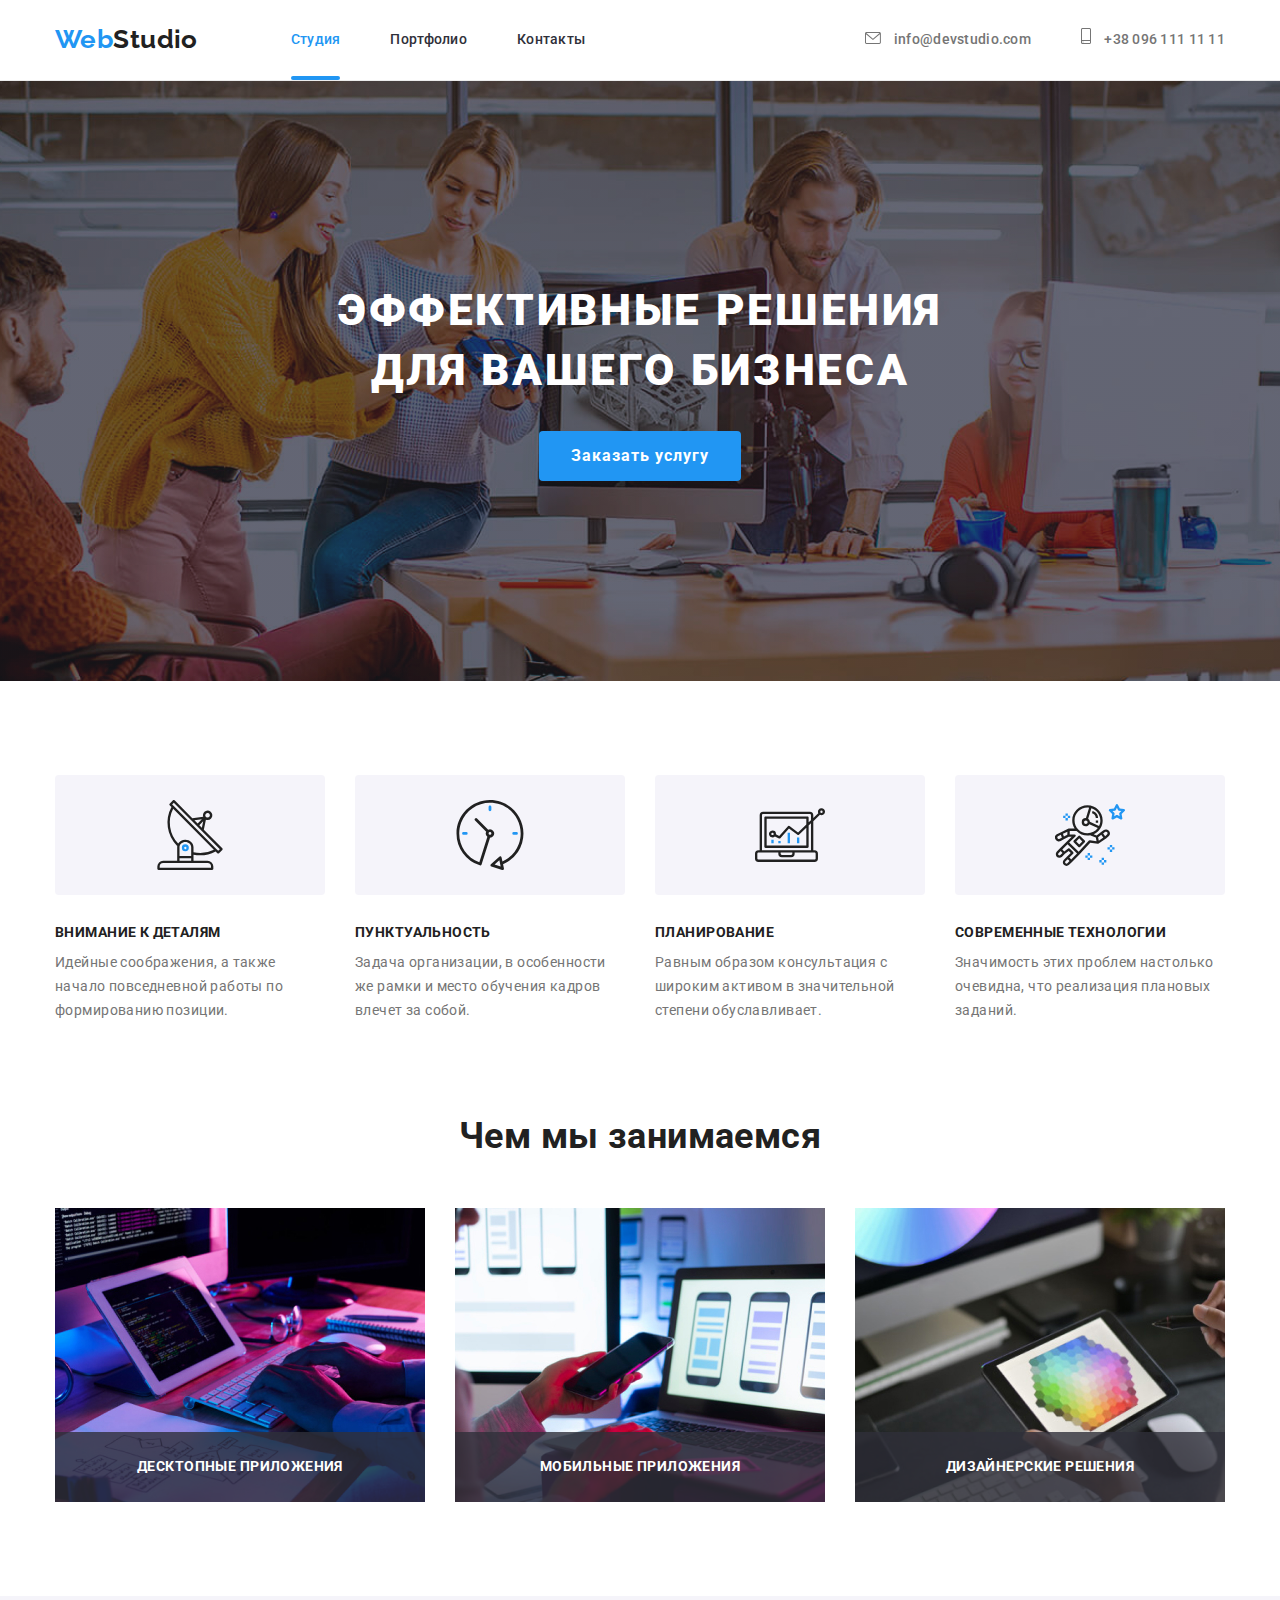
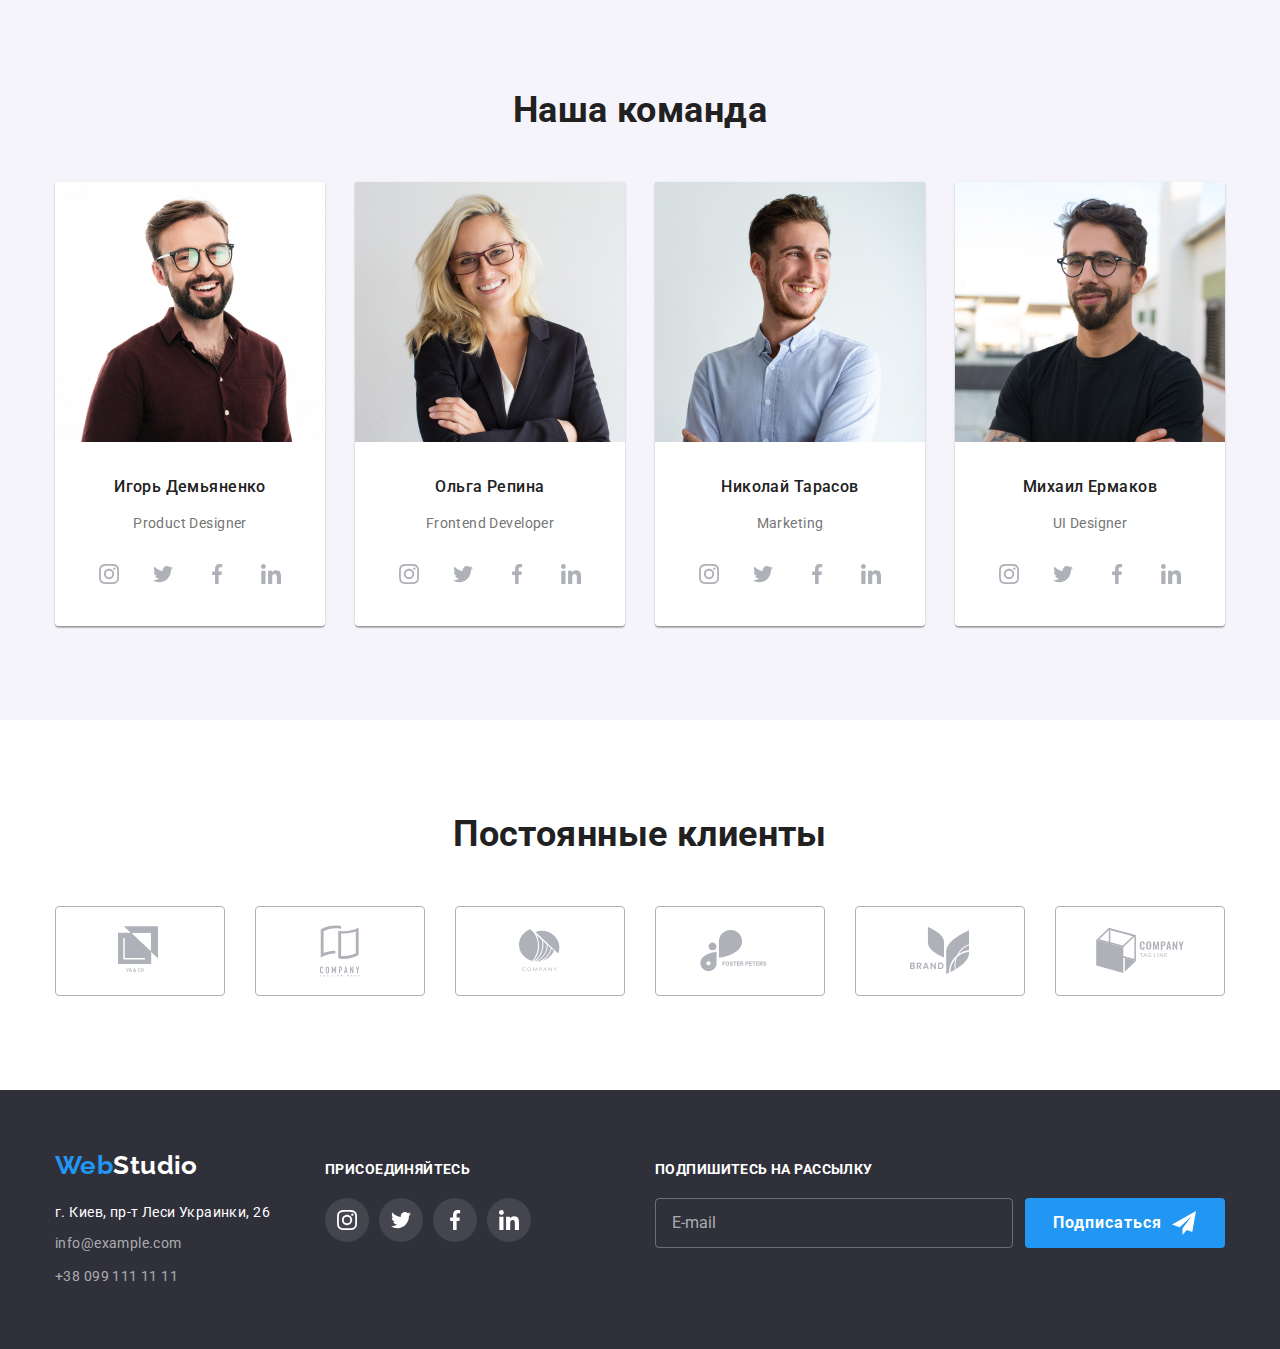
<file: index.html>
<!DOCTYPE html>
<html lang="ru">

<head>
    <meta charset="UTF-8">
    <meta http-equiv="X-UA-Compatible" content="IE=edge">
    <meta name="viewport" content="width=, initial-scale=1.0">
    <title>Document</title>
    <link rel="preconnect" href="https://fonts.gstatic.com">
    <link href="https://fonts.googleapis.com/css2?family=Raleway:wght@700&family=Roboto:wght@400;500;700;900&display=swap"
        rel="stylesheet">
        <link rel="stylesheet" href="https://cdnjs.cloudflare.com/ajax/libs/modern-normalize/1.0.0/modern-normalize.min.css">
        <link rel="stylesheet" href="./css/main.min.css">
</head>

<body>
    <!--Шапка-->
<header class="header">
    <div class="container header__container">
        <a href="./index.html" class="logo header__logo ">
            Web<span class="logo--dark">Studio</span>
        </a>
        <button class="button-menu"  type="button" data-menu-button>
            <svg  width="40" height="40" aria-label="Переключатель мобильного меню">
                <use class="icon-close-menu" href="./images/icon_hover/sprite.svg#icon-close-menu"></use>
                <use class="icon-menu" href="./images/icon_hover/sprite.svg#icon-menu"></use>
                
            </svg>
        </button>
    <!--Навигация-->
        <nav>
           <ul class="site-nav list">
           <li class="site-nav__item"><a class="site-nav__link current" href="">Студия</a></li>
           <li class="site-nav__item"><a class="site-nav__link" href="./portfolio.html">Портфолио</a></li>
           <li class="site-nav__item"><a class="site-nav__link" href="">Контакты</a></li>
         </ul>
        </nav>

    <!--Контакты-->
    <ul class="contacts-header list">
        <li class="contacts-header__item">
            <a class="contacts-header__link" href="mailto:info@devstudio.com">
                <svg class="icon" width="16" height="12">
                    <use href="./images/icon_hover/sprite.svg#icon-envelope"></use>
                </svg>
                info@devstudio.com
           </a>
        </li>
        <li class="contacts-header__item">
            <a class="contacts-header__link" href="tel:+380961111111">
                <svg class="icon" width="10" height="16">
                    <use href="./images/icon_hover/sprite.svg#icon-smartphone"></use>
                </svg>
                +38 096 111 11 11</a></li>
    </ul>
</div>

<!--мобильное меню-->
<div class="mobile-menu" data-menu>


    <ul class="mobile-nav list" >
        <li class="mobile-nav__item"><a class="mobile-nav__link current" href="">Студия</a></li>
        <li class="mobile-nav__item"><a class="mobile-nav__link" href="./portfolio.html">Портфолио</a></li>
        <li class="mobile-nav__item"><a class="mobile-nav__link" href="">Контакты</a></li>
    </ul>
    <div class="mobile-menu-container">
    <ul class="contacts-mobile list">
        <li class="contacts-mobile__item">
            <a class="contacts-mobile__link link--first" href="tel:+380961111111">
        
                +38 096 111 11 11</a> 
        </li>
        <li class="contacts-mobile__item">
            <a class="contacts-mobile__link" href="mailto:info@devstudio.com">

                info@devstudio.com
            </a>
        </li>
        
    </ul>
    <ul class="social-contacts list"> 
        <li class="social-contacts__item"><a class="social-contacts__link" href="">Instagram</a>
        </li>
        <li class="social-contacts__item"><a class="social-contacts__link" href="">Twitter</a>
        </li>
        <li class="social-contacts__item"><a class="social-contacts__link" href="">Facebook</a>
        </li>
        <li class="social-contacts__item"><a class="social-contacts__link" href="">LinkedIn</a>
        </li>
    </ul>
</div></div>
</header>




<main>
    <!--Герой-->
    <section class="hero">
        <div class="overlay">
         <h1 class="hero__title">Эффективные решения <br /> для вашего бизнеса</h1>
         <button data-modal-open type="button" class="button button--primari">Заказать услугу</button>
        </div>
    </section>
    
    <!--Преимущества-->

<section class="section features">
    <div class="container">
        <h2 class="section-title visually-hidden">Наши преимущества</h2>
        <ul class="features__list list">
        <li class="features__item icon-antenna">
            <h3 class="topic features__topic">Внимание к деталям</h3>
            <p class="features__text">Идейные соображения, а также начало повседневной работы по формированию позиции.</p>
        </li>
        <li class="features__item icon-clock">
            <h3 class="topic features__topic">Пунктуальность</h3>
            <p class="features__text">Задача организации, в особенности же рамки и место обучения кадров влечет за собой.</p>
        </li>
        <li class="features__item icon-diagram">
            <h3 class="topic features__topic">Планирование</h3>
            <p class="features__text">Равным образом консультация с широким активом в значительной степени обуславливает.</p>
        </li>
        <li class="features__item icon-astronaut">
            <h3 class="topic features__topic">Современные технологии</h3>
            <p class="features__text">Значимость этих проблем настолько очевидна, что реализация плановых заданий.</p>
        </li>
    </ul>
    </div>
</section>

    <!--Чем мы занимаемся-->

<section class="work">
    <div class="container">  
    <h2 class="section-title">Чем мы занимаемся</h2>
    <ul class="work__list list">
        <li class="work__item">
            <a class="work__link" href=""><img src="./images/box_1.jpg" alt="Разработкой сайтов" width="370" />
              <div class="work__container">
               <h3 class="topic work__topic">Десктопные приложения</h3>
              </div>
            </a>
        </li>
        <li class="work__item">
            <a class="work__link" href=""><img src="./images/box_2.jpg" alt="Создание приложений" width="370" />
            <div class="work__container">
                <h3 class="topic work__topic">Мобильные приложения</h3>
            </div>
            </a>
        </li>
        <li class="work__item">
            <a class="work__link" href=""><img src="./images/box_3.jpg" alt="Дизайн" width="370" />
            <div class="work__container">
                <h3 class="topic work__topic">Дизайнерские решения</h3>
            </div>
            </a>
        </li>
    </ul>
    </div>
</section>
   
        <!--Наша команда-->
<section class="section team">
    <div class="container">
    <h2 class="section-title">Наша команда</h2>
        <ul class="team__list list" >
        <li class="team__item">
            <picture>
                <source srcset="./images/desktop/foto1_desktop.jpg 1x, ./images/desktop/foto1@2x_desktop.jpg 2x" media="(min-width: 1200px)"/>
                <source srcset="./images/tablet/foto1_tablet.jpg 1x, ./images/tablet/foto1@2x_tablet.jpg 2x" media="(min-width: 768px)" />
                <source srcset="./images/mobile/foto1_mobile.jpg 1x, ./images/mobile/foto1@2x_mobile.jpg 2x" media="(max-width: 767px)" />
                <img src="./images/desktop/foto1_desktop.jpg" alt="Игорь Демьяненко" width="450">
            </picture>
        
            <div class="team__container">
                <h3 class="team__name">Игорь Демьяненко</h3>
                <p>Product Designer</p>
            </div>
            <div class="social-icons__conteiner">
            <ul class="social-icons__list list">
                <li class="social-icons__item">
                    <a class="social-icons__link" href="" target="_blank" rel="noopener noreferrer">
                        <svg class="icon">
                            <use href="./images/icon_hover/sprite.svg#icon-instagram" class=""></use>
                        </svg>
                    </a>
                </li>
                <li class="social-icons__item">
                    <a class="social-icons__link" href="" target="_blank" rel="noopener noreferrer">
                        <svg class="icon">
                            <use href="./images/icon_hover/sprite.svg#icon-twitter" class=""></use>
                        </svg>
                    </a>
                </li>
                <li class="social-icons__item">
                    <a class="social-icons__link" href="" target="_blank" rel="noopener noreferrer">
                        <svg class="icon">
                            <use href="./images/icon_hover/sprite.svg#icon-facebook" class=""></use>
                        </svg>
                    </a>
                </li>
                <li class="social-icons__item">
                    <a class="social-icons__link" href="" target="_blank" rel="noopener noreferrer">
                        <svg class="icon">
                            <use href="./images/icon_hover/sprite.svg#icon-linkedin" class=""></use>
                        </svg>
                    </a>
                </li>
            </ul>
            </div>
    </li>

    <li class="team__item">
        <picture>
            <source srcset="./images/desktop/foto2_desktop.jpg 1x, ./images/desktop/foto2@2x_desktop.jpg 2x"
                media="(min-width: 1200px)" />
            <source srcset="./images/tablet/foto2_tablet.jpg 1x, ./images/tablet/foto2@2x_tablet.jpg 2x"
                media="(min-width: 768px)" />
            <source srcset="./images/mobile/foto2_mobile.jpg 1x, ./images/mobile/foto2@2x_mobile.jpg 2x"
                media="(max-width: 767px)" />
            <img src="./images/desktop/foto2_desktop.jpg" alt="Ольга Репина" width="450">
        </picture>
        <div class="team__container">
        <h3 class="team__name">Ольга Репина</h3>
        <p>Frontend Developer</p>
        </div>
        <div class="social-icons__conteiner">
            <ul class="social-icons__list list">
                <li class="social-icons__item">
                    <a class="social-icons__link" href="" target="_blank" rel="noopener noreferrer">
                        <svg class="icon">
                            <use href="./images/icon_hover/sprite.svg#icon-instagram" class=""></use>
                        </svg>
                    </a>
                </li>
                <li class="social-icons__item">
                    <a class="social-icons__link" href="" target="_blank" rel="noopener noreferrer">
                        <svg class="icon">
                            <use href="./images/icon_hover/sprite.svg#icon-twitter" class=""></use>
                        </svg>
                    </a>
                </li>
                <li class="social-icons__item">
                    <a class="social-icons__link" href="" target="_blank" rel="noopener noreferrer">
                        <svg class="icon">
                            <use href="./images/icon_hover/sprite.svg#icon-facebook" class=""></use>
                        </svg>
                    </a>
                </li>
                <li class="social-icons__item">
                    <a class="social-icons__link" href="" target="_blank" rel="noopener noreferrer">
                        <svg class="icon">
                            <use href="./images/icon_hover/sprite.svg#icon-linkedin" class=""></use>
                        </svg>
                    </a>
                </li>
            </ul>
        </div>
    </li>

    <li class="team__item">
        <picture>
            <source srcset="./images/desktop/foto3_desktop.jpg 1x, ./images/desktop/foto3@2x_desktop.jpg 2x"
                media="(min-width: 1200px)" />
            <source srcset="./images/tablet/foto3_tablet.jpg 1x, ./images/tablet/foto3@2x_tablet.jpg 2x"
                media="(min-width: 768px)" />
            <source srcset="./images/mobile/foto3_mobile.jpg 1x, ./images/mobile/foto3@2x_mobile.jpg 2x"
                media="(max-width: 767px)" />
            <img src="./images/desktop/foto3_desktop.jpg" alt="Николай Тарасов" width="450">
        </picture>
        
        <div class="team__container">
            <h3 class="team__name">Николай Тарасов</h3>
            <p>Marketing</p>
        </div>
            <div class="social-icons__conteiner">
                <ul class="social-icons__list list">
                    <li class="social-icons__item">
                        <a class="social-icons__link" href="" target="_blank" rel="noopener noreferrer">
                            <svg class="icon">
                                <use href="./images/icon_hover/sprite.svg#icon-instagram" class=""></use>
                            </svg>
                        </a>
                    </li>
                    <li class="social-icons__item">
                        <a class="social-icons__link" href="" target="_blank" rel="noopener noreferrer">
                            <svg class="icon">
                                <use href="./images/icon_hover/sprite.svg#icon-twitter" class=""></use>
                            </svg>
                        </a>
                    </li>
                    <li class="social-icons__item">
                        <a class="social-icons__link" href="" target="_blank" rel="noopener noreferrer">
                            <svg class="icon">
                                <use href="./images/icon_hover/sprite.svg#icon-facebook" class=""></use>
                            </svg>
                        </a>
                    </li>
                    <li class="social-icons__item">
                        <a class="social-icons__link" href="" target="_blank" rel="noopener noreferrer">
                            <svg class="icon">
                                <use href="./images/icon_hover/sprite.svg#icon-linkedin" class=""></use>
                            </svg>
                        </a>
                    </li>
                </ul>
            </div>
    </li>
    
    <li class="team__item">
        <picture>
            <source srcset="./images/desktop/foto4_desktop.jpg 1x, ./images/desktop/foto4@2x_desktop.jpg 2x"
                media="(min-width: 1200px)" />
            <source srcset="./images/tablet/foto4_tablet.jpg 1x, ./images/tablet/foto4@2x_tablet.jpg 2x"
                media="(min-width: 768px)" />
            <source srcset="./images/mobile/foto4_mobile.jpg 1x, ./images/mobile/foto4@2x_mobile.jpg 2x"
                media="(max-width: 767px)" />
            <img src="./images/desktop/foto4_desktop.jpg" alt="Михаил Ермаков" width="450">
        </picture>
        
        <div class="team__container">
            <h3 class="team__name">Михаил Ермаков</h3>
            <p>UI Designer</p>
        </div>
            <div class="social-icons__conteiner">
                <ul class="social-icons__list list">
                    <li class="social-icons__item">
                        <a class="social-icons__link" href="" target="_blank" rel="noopener noreferrer">
                            <svg class="icon">
                                <use href="./images/icon_hover/sprite.svg#icon-instagram" class=""></use>
                            </svg>
                        </a>
                    </li>
                    <li class="social-icons__item">
                        <a class="social-icons__link" href="" target="_blank" rel="noopener noreferrer">
                            <svg class="icon">
                                <use href="./images/icon_hover/sprite.svg#icon-twitter" class=""></use>
                            </svg>
                        </a>
                    </li>
                    <li class="social-icons__item">
                        <a class="social-icons__link" href="" target="_blank" rel="noopener noreferrer">
                            <svg class="icon">
                                <use href="./images/icon_hover/sprite.svg#icon-facebook" class=""></use>
                            </svg>
                        </a>
                    </li>
                    <li class="social-icons__item">
                        <a class="social-icons__link" href="" target="_blank" rel="noopener noreferrer">
                            <svg class="icon">
                                <use href="./images/icon_hover/sprite.svg#icon-linkedin" class=""></use>
                            </svg>
                        </a>
                    </li>
                </ul>
            </div>
    </li>
    </ul>
    </div>
    </section>

    <!--Постоянные клиенты-->

<section class="section clients">
    <div class="container">
        <h2 class="section-title">Постоянные клиенты</h2>
        <ul class="clients__list list">
            <li class="clients__items">
                <a class="clients__link link" href="" target="_blank" rel="noopener noreferrer">
                <svg class="icon" width="44.27" height="49.23"> 
                    <use href="./images/icon_hover/sprite.svg#icon-logo1"></use>
                </svg>
                </a>
            </li>
            <li class="clients__items">
                <a class="clients__link link" href="" target="_blank" rel="noopener noreferrer">
                    <svg class="icon" width="40" height="52">
                        <use href="./images/icon_hover/sprite.svg#icon-logo2"></use>
                    </svg>
                </a>
            </li>
            <li class="clients__items">
                <a class="clients__link link" href="" target="_blank" rel="noopener noreferrer">
                    <svg class="icon" width="41" height="42.6">
                        <use href="./images/icon_hover/sprite.svg#icon-logo3"></use>
                    </svg>
                </a>
            </li>
            <li class="clients__items">
                <a class="clients__link link" href="" target="_blank" rel="noopener noreferrer">
                    <svg class="icon" width="79.66" height="42.02">
                        <use href="./images/icon_hover/sprite.svg#icon-logo4"></use>
                    </svg>
                </a>
            </li>
            <li class="clients__items">
                <a class="clients__link link" href="" target="_blank" rel="noopener noreferrer">
                    <svg class="icon" width="59" height="47">
                        <use href="./images/icon_hover/sprite.svg#icon-logo5"></use>
                    </svg>
                </a>
            </li>
            <li class="clients__items">
                <a class="clients__link link" href="" target="_blank" rel="noopener noreferrer">
                    <svg class="icon" width="88.48" height="45.44">
                        <use href="./images/icon_hover/sprite.svg#icon-logo6"></use>
                    </svg>
                </a>
            </li>

        </ul>

    </div>
</section>
</main>

    <!--Футер-->
<footer class="footer">
    <div class="container">
        <ul class="footer__list list">
            <li class="footer__item">
                <a href="./index.html" class="footer__logo logo">
                    Web<span class="logo--light">Studio</span>
                </a>
                
                <address class="adress">
                    г. Киев, пр-т Леси Украинки, 26
                </address>
                
                <address class="contacts-footer">
                    <a class="contacts-footer__link" href="mailto:info@example.com">info@example.com</a>
                    <a class="contacts-footer__link" href="tel:+380991111111">+38 099 111 11 11</a>
                </address>
            </li>
            <li class="footer__item">
                <h3 class="topic footer__topic">присоединяйтесь</h3>
                <ul class="footer-icons list">
                    <li class="footer-icons__item">
                        <a class="footer-icons__link" href="" target="_blank" rel="noopener noreferrer">
                            <svg class="icon">
                                <use href="./images/icon_hover/sprite.svg#icon-instagram" class=""></use>
                            </svg>
                        </a>
                    </li>
                    <li class="footer-icons__item">
                        <a class="footer-icons__link" href="" target="_blank" rel="noopener noreferrer">
                            <svg class="icon">
                                <use href="./images/icon_hover/sprite.svg#icon-twitter" class=""></use>
                            </svg>
                        </a>
                    </li>
                    <li class="footer-icons__item">
                        <a class="footer-icons__link" href="" target="_blank" rel="noopener noreferrer">
                            <svg class="icon">
                                <use href="./images/icon_hover/sprite.svg#icon-facebook" class=""></use>
                            </svg>
                        </a>
                    </li>
                    <li class="footer-icons__item">
                        <a class="footer-icons__link" href="" target="_blank" rel="noopener noreferrer">
                            <svg class="icon">
                                <use href="./images/icon_hover/sprite.svg#icon-linkedin" class=""></use>
                            </svg>
                        </a>
                    </li>
                </ul>
            </li>
            <li class="footer__item">
            <h3 class="topic footer__topic">подпишитесь на рассылку</h3>
                <form class="footer-form">
                 <input class="footer-form__input" type="email" name="mail-subscribe" placeholder="E-mail" >
                 <button class="button button--primari button-subscribe" type="submit">Подписаться</button>
                </form>
             </li>
        </ul>
    </div>
</footer>

<!--Модальное окно-->

<div data-modal class="backdrop is-hidden">
    <div class="modal">
        <button class="btn-close"   data-modal-close>
            <svg class="icon-close" width="11" height="11">
                <use href="./images/icon_hover/sprite.svg#icon-Vector-2" class=""></use>
            </svg>
        </button> 
     <!--Форма-->
        <div class="modal-form__conteiner">
            <h3 class="modal-form__title">Оставьте свои данные, мы вам перезвоним</h3>
            <form class="modal-form">
                <label class="modal-form__field">
                    <span class="modal-form__text">Имя</span>
                    <div class="modal-form__icon-container">
                        <input class="modal-form__input" type="text" name="name" />
                        <svg class="icon-form" width="18" height="18">
                            <use href="./images/icon_hover/sprite.svg#icon-person_form"></use>
                        </svg>
                
                    </div>
                </label>

                <label class="modal-form__field">
                    <span class="modal-form__text">Телефон</span>
                    <div class="modal-form__icon-container">
                        <input class="modal-form__input" type="tel" name="tel" />
                        <svg class="icon-form" width="18" height="18">
                            <use href="./images/icon_hover/sprite.svg#icon-phone_form"></use>
                        </svg>
                    </div>
                </label>

                <label class="modal-form__field" >
                    <span class="modal-form__text">Почта</span>
                    <div class="modal-form__icon-container">
                        <input class="modal-form__input" type="email" name="mail" />
                        <svg class="icon-form" width="18" height="18">
                            <use href="./images/icon_hover/sprite.svg#icon-email_form"></use>
                        </svg>
                        
                    </div>
                </label>
                            
                <div class="modal-form__field">
                    <label for="comment">
                        <span class="modal-form__text">Комментарий</span>
                        </label>
                    <textarea class="modal-form__comment" name="comment" id="comment" rows="8" placeholder="Введите текст"></textarea>
                </div> 
                        <!--Чекбокс-->
                <div role="group">
                    <label class="checkbox__label" >
                        <input class="checkbox__input" type="checkbox" />
                        <span class="checkbox"></span>
                        <span class="checkbox__text">Соглашаюсь с рассылкой и принимаю</span> 
                        <a class="checkbox__link" href="">Условия договора</a>
                    </label>
                </div>

                    <button class="button button--primari btn-send" type="submit">Отправить</button>
            </form>
        </div>
    </div>
</div>

<script src="./js/modal.js"></script>
<script src="./js/menu.js"></script>
</body>

</html>
</file>
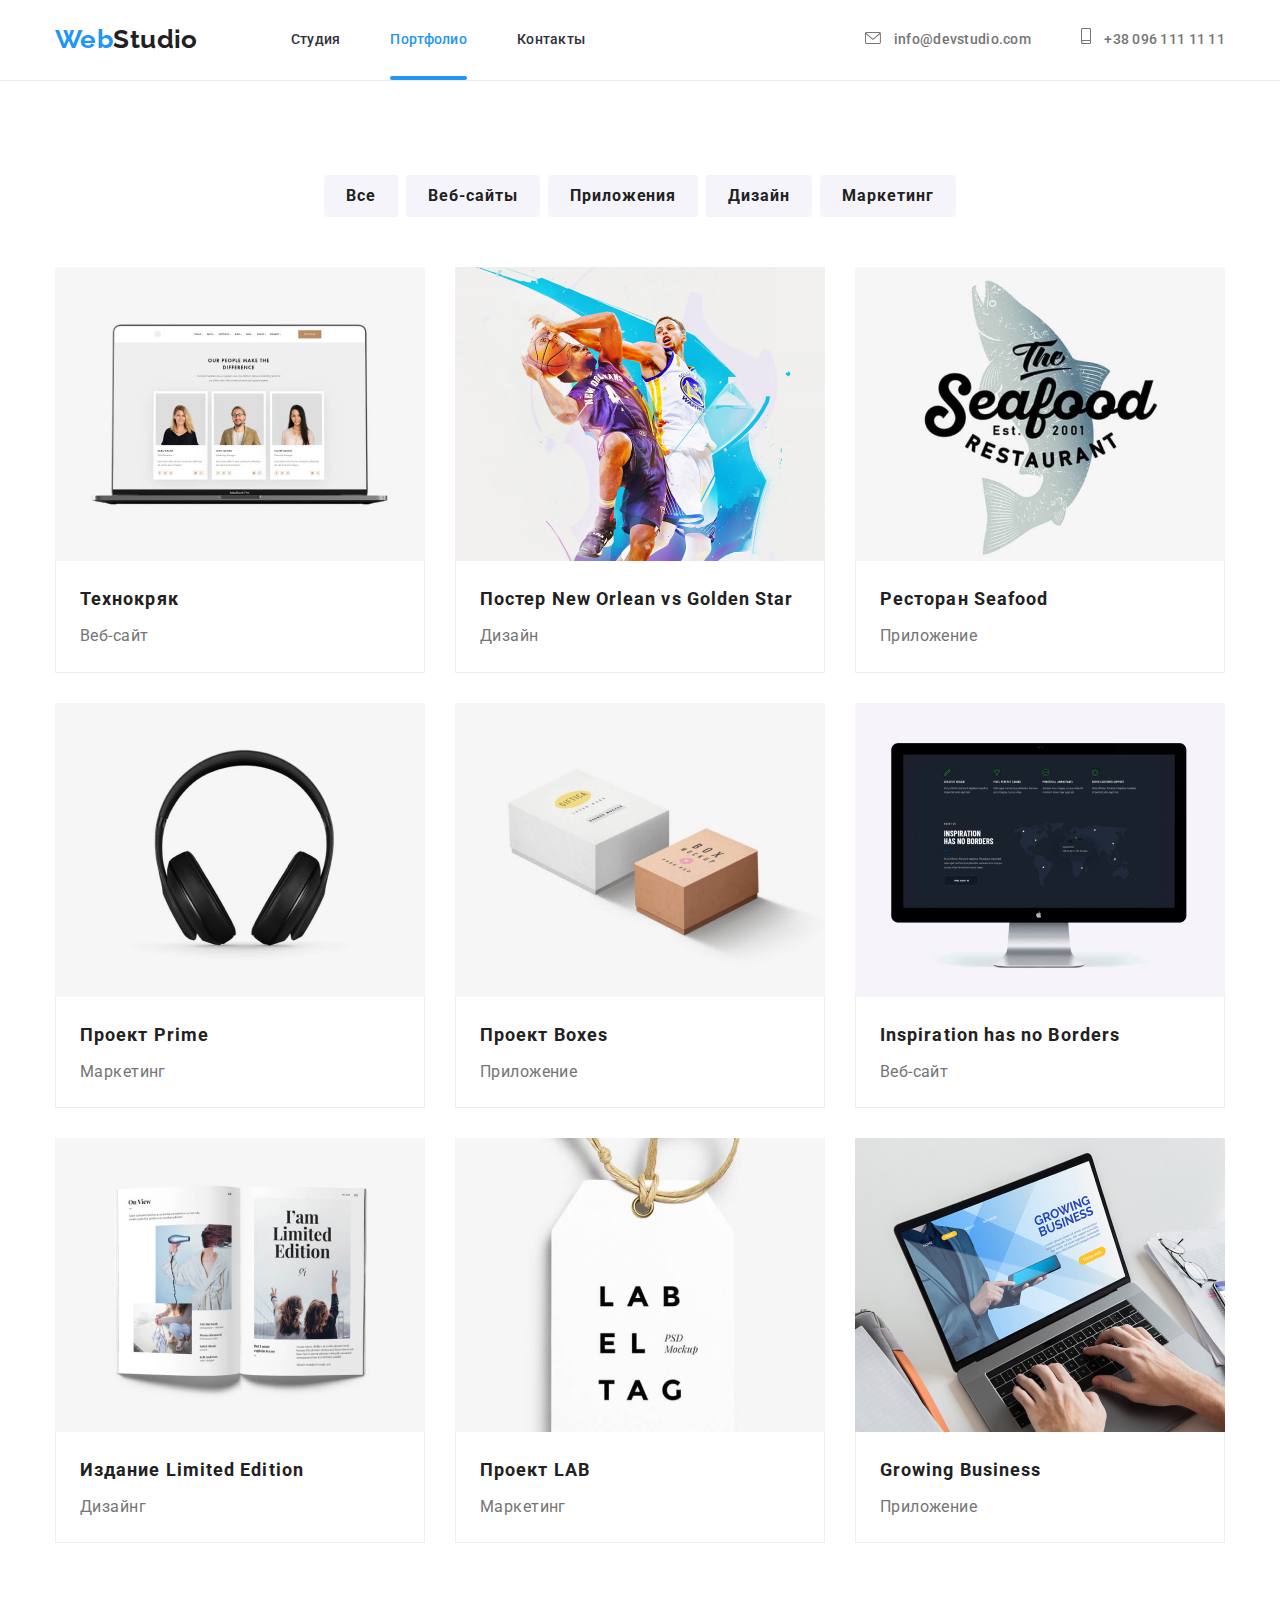
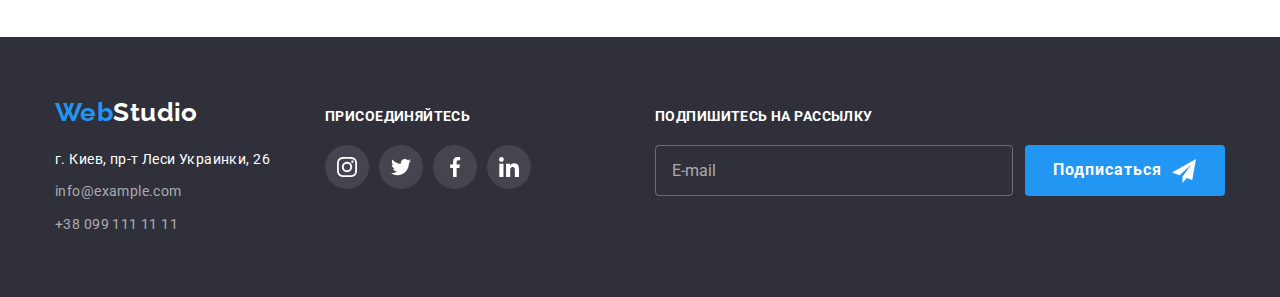
<file: portfolio.html>
<!DOCTYPE html>
<html lang="ru">
  <head>
    <meta charset="UTF-8" />
    <meta http-equiv="X-UA-Compatible" content="IE=edge" />
    <meta name="viewport" content="width=, initial-scale=1.0" />
    <title>Document</title>
    <link rel="preconnect" href="https://fonts.gstatic.com" />
    <link
      href="https://fonts.googleapis.com/css2?family=Raleway:wght@700&family=Roboto:wght@400;500;700;900&display=swap"
      rel="stylesheet"
    />
    <link
      rel="stylesheet"
      href="https://cdnjs.cloudflare.com/ajax/libs/modern-normalize/1.0.0/modern-normalize.min.css"
    />
    <link rel="stylesheet" href="./css/main.min.css" />
  </head>

  <body>
    <!--Шапка-->
    <header class="header">
      <div class="container header__container">
        <a href="./index.html" class="logo header__logo"> Web<span class="logo--dark">Studio</span> </a>
        <button class="button-menu" type="button" data-menu-button>
          <svg width="40" height="40" aria-label="Переключатель мобильного меню">
            <use class="icon-menu" href="./images/icon_hover/sprite.svg#icon-menu"></use>
            <use class="icon-close-menu" href="./images/icon_hover/sprite.svg#icon-close-menu"></use>
          </svg>
        </button>
        <!--Навигация-->
        <nav>
          <ul class="site-nav list">
            <li class="site-nav__item"><a class="site-nav__link" href="./index.html">Студия</a></li>
            <li class="site-nav__item"><a class="site-nav__link current" href="./portfolio.html">Портфолио</a></li>
            <li class="site-nav__item"><a class="site-nav__link" href="">Контакты</a></li>
          </ul>
        </nav>
        <!--Контакты-->
        <ul class="contacts-header list">
          <li class="contacts-header__item">
            <a class="contacts-header__link" href="mailto:info@devstudio.com">
              <svg class="icon" width="16" height="12">
                <use href="./images/icon_hover/sprite.svg#icon-envelope"></use>
              </svg>
              info@devstudio.com
            </a>
          </li>
          <li class="contacts-header__item">
            <a class="contacts-header__link" href="tel:+380961111111">
              <svg class="icon" width="10" height="16">
                <use href="./images/icon_hover/sprite.svg#icon-smartphone"></use>
              </svg>
              +38 096 111 11 11</a
            >
          </li>
        </ul>
      </div>
      <div class="mobile-menu" data-menu>
        <ul class="mobile-nav list">
          <li class="mobile-nav__item"><a class="mobile-nav__link current" href="">Студия</a></li>
          <li class="mobile-nav__item"><a class="mobile-nav__link" href="./portfolio.html">Портфолио</a></li>
          <li class="mobile-nav__item"><a class="mobile-nav__link" href="">Контакты</a></li>
        </ul>
        <div class="mobile-menu-container">
        <ul class="contacts-mobile list">
          <li class="contacts-mobile__item">
            <a class="contacts-mobile__link link--first" href="tel:+380961111111"> +38 096 111 11 11</a>
          </li>
          <li class="contacts-mobile__item">
            <a class="contacts-mobile__link" href="mailto:info@devstudio.com"> info@devstudio.com </a>
          </li>
        </ul>
        <ul class="social-contacts list">
          <li class="social-contacts__item"><a class="social-contacts__link" href="">Instagram</a></li>
          <li class="social-contacts__item"><a class="social-contacts__link" href="">Twitter</a></li>
          <li class="social-contacts__item"><a class="social-contacts__link" href="">Facebook</a></li>
          <li class="social-contacts__item"><a class="social-contacts__link" href="">LinkedIn</a></li>
        </ul>
        </div>
      </div>
    </header>

    <main>
      <!--Фильтры-->
      <section class="projects">
        <div class="container">
          <h1 class="visually-hidden">Наши проекты</h1>
          <ul class="projects-filter__list list">
            <li class="projects-filter__item"><button class="button button--secondary" type="button">Все</button></li>
            <li class="projects-filter__item">
              <button class="button button--secondary" type="button">Веб-сайты</button>
            </li>
            <li class="projects-filter__item">
              <button class="button button--secondary" type="button">Приложения</button>
            </li>
            <li class="projects-filter__item">
              <button class="button button--secondary" type="button">Дизайн</button>
            </li>
            <li class="projects-filter__item">
              <button class="button button--secondary" type="button">Маркетинг</button>
            </li>
          </ul>

          <!--Герой-->
          <ul class="projects__list list">
            <li class="projects__item">
              <a class="projects__link" href="">
                <div class="projects-img">
                  <picture>
                    <source
                      srcset="./images/desktop/img1_desktop.jpg 1x, ./images/desktop/img1@2x_desktop.jpg 2x"
                      media="(min-width: 1200px)"
                    />
                    <source
                      srcset="./images/tablet/img1_tablet.jpg 1x, ./images/tablet/img1@2x_tablet.jpg 2x"
                      media="(min-width: 768px)"
                    />
                    <source
                      srcset="./images/mobile/img1_mobile.jpg 1x, ./images/mobile/img1@2x_mobile.jpg 2x"
                      media="(max-width: 767px)"
                    />
                    <img src="./images/desktop/img1_desktop.jpg" alt="Ноутбук" width="450" />
                  </picture>

                  <div class="projects-img__overlay">
                    <p class="projects-img__overlay-text">
                      Технокряк это современная площадка распространения коронавируса. Компании используют эту платформу
                      для цифрового шпионажа и атак на защищённые сервера конкурентов.
                    </p>
                  </div>
                </div>
                <div class="projects__description">
                  <h2 class="projects__title">Технокряк</h2>
                  <p class="projects__text">Веб-сайт</p>
                </div>
              </a>
            </li>
            <li class="projects__item">
              <a class="projects__link" href="">
                <div class="projects-img">
                  <picture>
                    <source
                      srcset="./images/desktop/img2_desktop.jpg 1x, ./images/desktop/img2@2x_desktop.jpg 2x"
                      media="(min-width: 1200px)"
                    />
                    <source
                      srcset="./images/tablet/img2_tablet.jpg 1x, ./images/tablet/img2@2x_tablet.jpg 2x"
                      media="(min-width: 768px)"
                    />
                    <source
                      srcset="./images/mobile/img2_mobile.jpg 1x, ./images/mobile/img2@2x_mobile.jpg 2x"
                      media="(max-width: 767px)"
                    />
                    <img src="./images/desktop/img2_desktop.jpg" alt="Ноутбук" width="450" />
                  </picture>
                  <div class="projects-img__overlay">
                    <p class="projects-img__overlay-text">
                      Технокряк это современная площадка распространения коронавируса. Компании используют эту платформу
                      для цифрового шпионажа и атак на защищённые сервера конкурентов.
                    </p>
                  </div>
                </div>
                <div class="projects__description">
                  <h2 class="projects__title">Постер New Orlean vs Golden Star</h2>
                  <p class="projects__text">Дизайн</p>
                </div>
              </a>
            </li>
            <li class="projects__item">
              <a class="projects__link" href="">
                <div class="projects-img">
                  <picture>
                    <source
                      srcset="./images/desktop/img3_desktop.jpg 1x, ./images/desktop/img3@2x_desktop.jpg 2x"
                      media="(min-width: 1200px)"
                    />
                    <source
                      srcset="./images/tablet/img3_tablet.jpg 1x, ./images/tablet/img3@2x_tablet.jpg 2x"
                      media="(min-width: 768px)"
                    />
                    <source
                      srcset="./images/mobile/img3_mobile.jpg 1x, ./images/mobile/img3@2x_mobile.jpg 2x"
                      media="(max-width: 767px)"
                    />
                    <img src="./images/desktop/img3_desktop.jpg" alt="Ноутбук" width="450" />
                  </picture>
                  <div class="projects-img__overlay">
                    <p class="projects-img__overlay-text">
                      Технокряк это современная площадка распространения коронавируса. Компании используют эту платформу
                      для цифрового шпионажа и атак на защищённые сервера конкурентов.
                    </p>
                  </div>
                </div>
                <div class="projects__description">
                  <h2 class="projects__title">Ресторан Seafood</h2>
                  <p class="projects__text">Приложение</p>
                </div>
              </a>
            </li>
            <li class="projects__item">
              <a class="projects__link" href="">
                <div class="projects-img">
                  <picture>
                    <source
                      srcset="./images/desktop/img4_desktop.jpg 1x, ./images/desktop/img4@2x_desktop.jpg 2x"
                      media="(min-width: 1200px)"
                    />
                    <source
                      srcset="./images/tablet/img4_tablet.jpg 1x, ./images/tablet/img4@2x_tablet.jpg 2x"
                      media="(min-width: 768px)"
                    />
                    <source
                      srcset="./images/mobile/img4_mobile.jpg 1x, ./images/mobile/img4@2x_mobile.jpg 2x"
                      media="(max-width: 767px)"
                    />
                    <img src="./images/desktop/img4_desktop.jpg" alt="Ноутбук" width="450" />
                  </picture>
                  <div class="projects-img__overlay">
                    <p class="projects-img__overlay-text">
                      Технокряк это современная площадка распространения коронавируса. Компании используют эту платформу
                      для цифрового шпионажа и атак на защищённые сервера конкурентов.
                    </p>
                  </div>
                </div>
                <div class="projects__description">
                  <h2 class="projects__title">Проект Prime</h2>
                  <p class="projects__text">Маркетинг</p>
                </div>
              </a>
            </li>

            <li class="projects__item">
              <a class="projects__link" href="">
                <div class="projects-img">
                  <picture>
                    <source
                      srcset="./images/desktop/img5_desktop.jpg 1x, ./images/desktop/img5@2x_desktop.jpg 2x"
                      media="(min-width: 1200px)"
                    />
                    <source
                      srcset="./images/tablet/img5_tablet.jpg 1x, ./images/tablet/img5@2x_tablet.jpg 2x"
                      media="(min-width: 768px)"
                    />
                    <source
                      srcset="./images/mobile/img5_mobile.jpg 1x, ./images/mobile/img5@2x_mobile.jpg 2x"
                      media="(max-width: 767px)"
                    />
                    <img src="./images/desktop/img5_desktop.jpg" alt="Ноутбук" width="450" />
                  </picture>
                  <div class="projects-img__overlay">
                    <p class="projects-img__overlay-text">
                      Технокряк это современная площадка распространения коронавируса. Компании используют эту платформу
                      для цифрового шпионажа и атак на защищённые сервера конкурентов.
                    </p>
                  </div>
                </div>
                <div class="projects__description">
                  <h2 class="projects__title">Проект Boxes</h2>
                  <p class="projects__text">Приложение</p>
                </div>
              </a>
            </li>

            <li class="projects__item">
              <a class="projects__link" href="">
                <div class="projects-img">
                  <picture>
                    <source
                      srcset="./images/desktop/img6_desktop.jpg 1x, ./images/desktop/img6@2x_desktop.jpg 2x"
                      media="(min-width: 1200px)"
                    />
                    <source
                      srcset="./images/tablet/img6_tablet.jpg 1x, ./images/tablet/img6@2x_tablet.jpg 2x"
                      media="(min-width: 768px)"
                    />
                    <source
                      srcset="./images/mobile/img6_mobile.jpg 1x, ./images/mobile/img6@2x_mobile.jpg 2x"
                      media="(max-width: 767px)"
                    />
                    <img src="./images/desktop/img6_desktop.jpg" alt="Ноутбук" width="450" />
                  </picture>
                  <div class="projects-img__overlay">
                    <p class="projects-img__overlay-text">
                      Технокряк это современная площадка распространения коронавируса. Компании используют эту платформу
                      для цифрового шпионажа и атак на защищённые сервера конкурентов.
                    </p>
                  </div>
                </div>
                <div class="projects__description">
                  <h2 class="projects__title">Inspiration has no Borders</h2>
                  <p class="projects__text">Веб-сайт</p>
                </div>
              </a>
            </li>
            <li class="projects__item">
              <a class="projects__link" href="">
                <div class="projects-img">
                  <picture>
                    <source
                      srcset="./images/desktop/img7_desktop.jpg 1x, ./images/desktop/img7@2x_desktop.jpg 2x"
                      media="(min-width: 1200px)"
                    />
                    <source
                      srcset="./images/tablet/img7_tablet.jpg 1x, ./images/tablet/img7@2x_tablet.jpg 2x"
                      media="(min-width: 768px)"
                    />
                    <source
                      srcset="./images/mobile/img7_mobile.jpg 1x, ./images/mobile/img7@2x_mobile.jpg 2x"
                      media="(max-width: 767px)"
                    />
                    <img src="./images/desktop/img7_desktop.jpg" alt="Ноутбук" width="450" />
                  </picture>
                  <div class="projects-img__overlay">
                    <p class="projects-img__overlay-text">
                      Технокряк это современная площадка распространения коронавируса. Компании используют эту платформу
                      для цифрового шпионажа и атак на защищённые сервера конкурентов.
                    </p>
                  </div>
                </div>
                <div class="projects__description">
                  <h2 class="projects__title">Издание Limited Edition</h2>
                  <p class="projects__text">Дизайнг</p>
                </div>
              </a>
            </li>
            <li class="projects__item">
              <a class="projects__link" href="">
                <div class="projects-img">
                  <picture>
                    <source
                      srcset="./images/desktop/img8_desktop.jpg 1x, ./images/desktop/img8@2x_desktop.jpg 2x"
                      media="(min-width: 1200px)"
                    />
                    <source
                      srcset="./images/tablet/img8_tablet.jpg 1x, ./images/tablet/img8@2x_tablet.jpg 2x"
                      media="(min-width: 768px)"
                    />
                    <source
                      srcset="./images/mobile/img8_mobile.jpg 1x, ./images/mobile/img8@2x_mobile.jpg 2x"
                      media="(max-width: 767px)"
                    />
                    <img src="./images/desktop/img8_desktop.jpg" alt="Ноутбук" width="450" />
                  </picture>
                  <div class="projects-img__overlay">
                    <p class="projects-img__overlay-text">
                      Технокряк это современная площадка распространения коронавируса. Компании используют эту платформу
                      для цифрового шпионажа и атак на защищённые сервера конкурентов.
                    </p>
                  </div>
                </div>
                <div class="projects__description">
                  <h2 class="projects__title">Проект LAB</h2>
                  <p class="projects__text">Маркетинг</p>
                </div>
              </a>
            </li>
            <li class="projects__item">
              <a class="projects__link" href="">
                <div class="projects-img">
                  <picture>
                    <source
                      srcset="./images/desktop/img9_desktop.jpg 1x, ./images/desktop/img9@2x_desktop.jpg 2x"
                      media="(min-width: 1200px)"
                    />
                    <source
                      srcset="./images/tablet/img9_tablet.jpg 1x, ./images/tablet/img9@2x_tablet.jpg 2x"
                      media="(min-width: 768px)"
                    />
                    <source
                      srcset="./images/mobile/img9_mobile.jpg 1x, ./images/mobile/img9@2x_mobile.jpg 2x"
                      media="(max-width: 767px)"
                    />
                    <img src="./images/desktop/img9_desktop.jpg" alt="Ноутбук" width="450" />
                  </picture>
                  <div class="projects-img__overlay">
                    <p class="projects-img__overlay-text">
                      Технокряк это современная площадка распространения коронавируса. Компании используют эту платформу
                      для цифрового шпионажа и атак на защищённые сервера конкурентов.
                    </p>
                  </div>
                </div>
                <div class="projects__description">
                  <h2 class="projects__title">Growing Business</h2>
                  <p class="projects__text">Приложение</p>
                </div>
              </a>
            </li>
          </ul>
        </div>
      </section>
    </main>

    <!--Футер-->
    <footer class="footer">
      <div class="container">
        <ul class="footer__list list">
          <li class="footer__item">
            <a href="./index.html" class="footer__logo logo"> Web<span class="logo--light">Studio</span> </a>

            <address class="adress">г. Киев, пр-т Леси Украинки, 26</address>

            <address class="contacts-footer">
              <a class="contacts-footer__link" href="mailto:info@example.com">info@example.com</a>
              <a class="contacts-footer__link" href="tel:+380991111111">+38 099 111 11 11</a>
            </address>
          </li>
          <li class="footer__item">
            <h3 class="topic footer__topic">присоединяйтесь</h3>
            <ul class="footer-icons list">
              <li class="footer-icons__item">
                <a class="footer-icons__link" href="" target="_blank" rel="noopener noreferrer">
                  <svg class="icon">
                    <use href="./images/icon_hover/sprite.svg#icon-instagram" class=""></use>
                  </svg>
                </a>
              </li>
              <li class="footer-icons__item">
                <a class="footer-icons__link" href="" target="_blank" rel="noopener noreferrer">
                  <svg class="icon">
                    <use href="./images/icon_hover/sprite.svg#icon-twitter" class=""></use>
                  </svg>
                </a>
              </li>
              <li class="footer-icons__item">
                <a class="footer-icons__link" href="" target="_blank" rel="noopener noreferrer">
                  <svg class="icon">
                    <use href="./images/icon_hover/sprite.svg#icon-facebook" class=""></use>
                  </svg>
                </a>
              </li>
              <li class="footer-icons__item">
                <a class="footer-icons__link" href="" target="_blank" rel="noopener noreferrer">
                  <svg class="icon">
                    <use href="./images/icon_hover/sprite.svg#icon-linkedin" class=""></use>
                  </svg>
                </a>
              </li>
            </ul>
          </li>
          <li class="footer__item">
            <h3 class="topic footer__topic">подпишитесь на рассылку</h3>
            <form class="footer-form">
              <input class="footer-form__input" type="email" name="mail-subscribe" placeholder="E-mail" />
              <button class="button button--primari button-subscribe" type="submit">Подписаться</button>
            </form>
          </li>
        </ul>
      </div>
    </footer>
    <script src="./js/menu.js"></script>
  </body>
</html>
</file>
<file: css/main.min.css>
:root{--primari-text-color: #757575;--title-text-color: #212121;--accent-text-color: #ffffff;--accent-color: #2196f3;--accent-bg-color: #2f303a;--header-bg: #ffffff;--main-bg-color: #e5e5e5;--secondary-btn-bg: #f5f4fa;--accent-primari-btn-bg: #188ce8;--header-border: #ececec;--projects-description-border: #eeeeee;--icon-color: #afb1b8;--card-set-gap: 30px}html{box-sizing:border-box}*,*::after,*::before{box-sizing:inherit}.list{list-style:none;margin:0px;padding:0px}body{font-family:Roboto, sans-serif;font-size:14px;line-height:1.7;color:var(--primari-text-color);letter-spacing:0.03em}h1,h2,h3,h4,h5,h6,p{margin:0px}img{display:block;max-width:100%;height:auto}.visually-hidden{position:absolute !important;clip:rect(1px 1px 1px 1px);clip:rect(1px, 1px, 1px, 1px);padding:0 !important;border:0 !important;height:1px !important;width:1px !important;overflow:hidden}.container{margin-left:auto;margin-right:auto;padding-left:15px;padding-right:15px}@media screen and (min-width: 480px){.container{width:480px}}@media screen and (min-width: 768px){.container{width:768px}}@media screen and (min-width: 1200px){.container{width:1200px}}.logo{font-family:Raleway, cursive;font-weight:bold;font-size:26px;line-height:1.19;color:var(--accent-color);text-decoration:none}.logo--dark{color:var(--title-text-color)}.logo--light{color:var(--accent-text-color)}.button{display:inline-block;border-radius:4px;border:0px;font-weight:bold;font-size:16px;line-height:1.9;letter-spacing:0.06em;font-family:inherit;cursor:pointer}.button--secondary{color:var(--title-text-color);background:var(--secondary-btn-bg);padding:6px 22px 6px 22px;min-width:73px;transition:background-color 250ms cubic-bezier(0.4, 0, 0.2, 1),color 250ms cubic-bezier(0.4, 0, 0.2, 1),box-shadow 250ms cubic-bezier(0.4, 0, 0.2, 1)}.button--secondary:hover,.button--secondary:focus{color:var(--accent-text-color);background:var(--accent-color);box-shadow:0px 3px 1px rgba(0,0,0,0.1),0px 1px 2px rgba(0,0,0,0.08),0px 2px 2px rgba(0,0,0,0.12)}.button--primari{color:var(--accent-text-color);background:var(--accent-color);padding:10px 32px 10px 32px;min-width:200px;transition:background-color 250ms cubic-bezier(0.4, 0, 0.2, 1)}.button--primari:hover,.button--primari:focus{background:var(--accent-primari-btn-bg)}.button-subscribe{display:inline-flex;align-items:center;padding:10px 28px}.button-subscribe::after{top:0px;right:0px;margin-left:10px;content:'';display:inline-block;width:24px;height:24px;background-image:url(../images/icon_form/send.svg)}.btn-close{position:absolute;display:block;top:0px;right:0px;margin-top:8px;margin-right:8px;width:30px;height:30px;border-radius:50%;border:1px solid rgba(0,0,0,0.1);padding:8px;background-color:transparent}.btn-close:hover .icon-close,.btn-close:focus .icon-close{fill:var(--accent-color)}.icon-close{margin:0px;padding:0px;min-width:11px;min-height:11px;fill:var(--title-text-color);transition:fill 250ms cubic-bezier(0.4, 0, 0.2, 1)}.btn-send{display:block;margin-right:auto;margin-left:auto;padding:10px 55px 10px 55px;min-width:200px;box-shadow:0px 4px 4px rgba(0,0,0,0.15)}.header{position:relative;background:var(--header-bg);border-bottom:1px solid var(--header-border)}.header__container{display:flex;align-items:center}.header__logo{padding-top:16px;padding-bottom:16px}@media screen and (min-width: 768px){.header__logo{padding-top:26px;padding-bottom:26px;margin-right:88px}}@media screen and (min-width: 1200px){.header__logo{padding-top:24px;padding-bottom:25px;margin-right:93px}}.button-menu{position:absolute;top:0px;right:0px;position:relative;z-index:150;display:inline-block;margin:0;padding:0;border:none;background-color:transparent;margin-left:auto}@media screen and (min-width: 768px){.button-menu{display:none}}.button-menu:focus .icon-menu,.button-menu:hover .icon-menu{fill:var(--accent-color)}.button-menu:focus .icon-close-menu,.button-menu:hover .icon-close-menu{fill:var(--accent-color)}.icon-close-menu{display:none}.button-menu.is-open .icon-close-menu{display:block}.button-menu.is-open{position:fixed;top:10px;right:15px}.button-menu.is-open .icon-menu{display:none}.mobile-menu-container{position:absolute;bottom:48px;left:40px}.mobile-menu{position:fixed;display:none;width:100%;height:100vh;min-height:512px;min-width:338px;top:0;left:0;padding:48px 40px;overflow-y:scroll;background:#ffffff;box-shadow:0px 4px 8px rgba(0,0,0,0.04),0px 2px 4px rgba(0,0,0,0.08),0px 1px 3px rgba(0,0,0,0.16);z-index:100}.mobile-menu.is-open{display:block}.mobile-nav__item:not(:last-child){margin-bottom:32px}.mobile-nav__link{font-weight:500;font-size:40px;line-height:1.17;letter-spacing:0.02em;color:var(--title-text-color);text-decoration:none}.mobile-nav__link:hover,.mobile-nav__link:focus{color:var(--accent-color)}.mobile-nav__link.current{color:var(--accent-color)}.contacts-mobile__item:not(:last-child){margin-bottom:32px}.contacts-mobile__item:last-child{margin-bottom:64px}.contacts-mobile__link{font-weight:500;font-size:24px;line-height:1.7;letter-spacing:0.02em;color:#757575;text-decoration:none}.link--first{font-size:34px;line-height:1.18;color:var(--accent-color)}.social-contacts{display:flex;flex-direction:row;flex-wrap:wrap}.social-contacts__item:not(:last-child){padding-right:10px;border-right:1px solid rgba(33,33,33,0.2)}.social-contacts__item:not(:first-child){padding-left:10px}.social-contacts__link{font-weight:500;font-size:18px;line-height:1.22;letter-spacing:0.02em;color:var(--accent-color);text-decoration:none}@media screen and (max-width: 767px){.site-nav{display:none}}@media screen and (min-width: 768px){.site-nav{display:flex}}.site-nav__item:not(:last-child){margin-right:50px}.site-nav__link{display:block;padding-top:32px;padding-bottom:32px;font-weight:500;font-size:14px;line-height:1.14;letter-spacing:0.02em;color:var(--accent-bg-color);text-decoration:none;transition:color 250ms cubic-bezier(0.4, 0, 0.2, 1)}.site-nav__link:hover,.site-nav__link:focus{color:var(--accent-color)}.site-nav__link.current{color:var(--accent-color)}.site-nav__item{position:relative}@media screen and (min-width: 768px){.site-nav__link.current::after{position:absolute;right:0px;bottom:0px;display:block;content:'';width:100%;height:4px;background:var(--accent-color);border-radius:2px}}@media screen and (max-width: 767px){.contacts-header{display:none}}@media screen and (min-width: 768px){.contacts-header{margin-left:auto}}@media screen and (min-width: 1200px){.contacts-header{display:flex;flex-direction:row;margin-left:auto;align-items:flex-start}}@media screen and (min-width: 1200px){.contacts-header__item:not(:last-child){margin-right:50px}}.contacts-header__link{font-weight:500;font-size:14px;line-height:1.14;letter-spacing:0.02em;color:var(--primari-text-color);text-decoration:none;align-items:center;transition:color 250ms cubic-bezier(0.4, 0, 0.2, 1)}.contacts-header__link:hover,.contacts-header__link:focus{color:var(--accent-color)}@media screen and (min-width: 1200px){.contacts-header__link:hover,.contacts-header__link:focus{padding-top:32px;padding-bottom:32px}}.contacts-header .icon{fill:currentColor;margin-right:10px}.section-title{font-weight:bold;text-align:center;color:var(--title-text-color);font-size:28px;line-height:1.18px;margin-bottom:50px}@media screen and (min-width: 1200px){.section-title{font-size:36px;line-height:1.16}}.topic{font-weight:bold;font-size:14px;line-height:1.14;text-transform:uppercase;color:var(--accent-text-color)}.hero{color:var(--accent-text-color);text-align:center}.overlay{padding-top:118px;padding-bottom:118px;height:400px;max-width:1600px;margin-left:auto;margin-right:auto;background-size:cover;background-color:#c4c4c4;background-repeat:no-repeat;background-position:center}@media screen and (max-width: 767.98px){.overlay{background-image:linear-gradient(to right, rgba(47,48,58,0.4), rgba(47,48,58,0.4)),url(../images/mobile/img_hero_mobile.jpg)}}@media screen and (max-width: 767.98px) and (min-device-pixel-ratio: 2), screen and (max-width: 767.98px) and (-webkit-min-device-pixel-ratio: 2), screen and (max-width: 767.98px) and (min-resolution: 192dpi), screen and (max-width: 767.98px) and (min-resolution: 2dppx){.overlay{background-image:linear-gradient(to right, rgba(47,48,58,0.4), rgba(47,48,58,0.4)),url(../images/mobile/img@2x_hero_mobile.jpg)}}@media screen and (min-width: 768px){.overlay{background-image:linear-gradient(to right, rgba(47,48,58,0.4), rgba(47,48,58,0.4)),url(../images/tablet/img_hero_tablet.jpg)}}@media screen and (min-width: 768px) and (min-device-pixel-ratio: 2), screen and (min-width: 768px) and (-webkit-min-device-pixel-ratio: 2), screen and (min-width: 768px) and (min-resolution: 192dpi), screen and (min-width: 768px) and (min-resolution: 2dppx){.overlay{background-image:linear-gradient(to right, rgba(47,48,58,0.4), rgba(47,48,58,0.4)),url(../images/tablet/img@2x_hero_tablet.jpg)}}@media screen and (min-width: 1200px){.overlay{background-image:linear-gradient(to right, rgba(47,48,58,0.4), rgba(47,48,58,0.4)),url(../images/desktop/img_hero_desktop.jpg);padding-top:200px;padding-bottom:200px;height:600px}}@media screen and (min-width: 1200px) and (min-device-pixel-ratio: 2), screen and (min-width: 1200px) and (-webkit-min-device-pixel-ratio: 2), screen and (min-width: 1200px) and (min-resolution: 192dpi), screen and (min-width: 1200px) and (min-resolution: 2dppx){.overlay{background-image:linear-gradient(to right, rgba(47,48,58,0.4), rgba(47,48,58,0.4)),url(../images/desktop/img@2x_hero_desktop.jpg)}}.hero__title{margin-top:0px;margin-bottom:30px;font-weight:900;letter-spacing:0.06em;text-transform:uppercase}@media screen and (max-width: 1199.98px){.hero__title{font-size:26px;line-height:1.61}}@media screen and (min-width: 1200px){.hero__title{font-size:44px;line-height:1.36}}.features{padding-top:60px;padding-bottom:60px}@media screen and (min-width: 1200px){.features{padding-top:94px;padding-bottom:0px}}.features__topic{color:var(--title-text-color);margin-bottom:10px}@media screen and (max-width: 767.98px){.features__topic{text-align:center}}.features__list{margin:0px;padding:0px}@media screen and (min-width: 768px){.features__list{display:flex;flex-wrap:wrap;margin:0px;padding:0px;margin-top:-30px;margin-left:-30px}}@media screen and (min-width: 1200px){.features__list{display:flex;flex-wrap:wrap;margin:0px;padding:0px;margin-top:-30px;margin-left:-30px}}.features__item::before{display:block;margin-bottom:30px;border-radius:4px;content:'';height:120px;background:var(--secondary-btn-bg);background-repeat:no-repeat;background-position:center}@media screen and (min-width: 768px){.features__item{margin-top:30px;margin-left:30px;flex-basis:calc((100% - 30px * 2) / 2)}}@media screen and (min-width: 1200px){.features__item{margin-top:30px;margin-left:30px;flex-basis:calc((100% - 30px * 4) / 4)}}@media screen and (max-width: 767.89px){.features__item:not(:last-child){margin-bottom:30px}}.icon-antenna::before{background-image:url(../images/icon/antenna.svg)}.icon-clock::before{background-image:url(../images/icon/clock.svg)}.icon-diagram::before{background-image:url(../images/icon/diagram.svg)}.icon-astronaut::before{background-image:url(../images/icon/astronaut.svg)}.work{display:none;padding-top:94px;padding-bottom:94px}@media screen and (min-width: 1200px){.work{display:block}}.work__list{display:flex;flex-wrap:wrap;margin:0px;padding:0px;margin-top:-30px;margin-left:-30px}.work__item{flex-basis:calc((100% - 30px * 3) / 3);margin-top:30px;margin-left:30px}.work__link{position:relative;display:block;text-decoration:none}.work__container{position:absolute;left:0px;bottom:0px;display:block;margin-right:auto;margin-left:auto;width:100%;height:auto;padding-top:27px;padding-bottom:27px;align-items:center;background:rgba(47,48,58,0.8)}.work__topic{text-align:center}.team{background:var(--secondary-btn-bg)}@media screen and (max-width: 1199.98px){.team{padding-top:60px;padding-bottom:60px}}@media screen and (min-width: 1200px){.team{padding-top:94px;padding-bottom:94px}}.team__container{padding-top:30px;padding-bottom:16px;background:var(--header-bg)}@media screen and (min-width: 768px){.team__list{display:flex;flex-wrap:wrap;margin:0px;padding:0px;margin-top:-30px;margin-left:-30px}}.team__item{text-align:center;border-radius:0px 0px 4px 4px;overflow:hidden;box-shadow:0px 1px 3px rgba(0,0,0,0.12),0px 1px 1px rgba(0,0,0,0.14),0px 2px 1px rgba(0,0,0,0.2)}@media screen and (min-width: 768px){.team__item{flex-basis:calc((100% - 30px * 2) / 2);margin-top:30px;margin-left:30px}}@media screen and (min-width: 1200px){.team__item{flex-basis:calc((100% - 30px * 4) / 4);margin-top:30px;margin-left:30px}}@media screen and (max-width: 767px){.team__item:not(:last-child){margin-bottom:30px}}.team__name{margin-bottom:10px;font-weight:500;font-size:16px;line-height:1.9;color:var(--title-text-color)}.social-icons__conteiner{background:var(--header-bg);padding-bottom:30px}.social-icons__list{display:inline-flex;background:var(--header-bg)}.social-icons__list .icon{width:20px;height:20px;fill:var(--icon-color);transition:fill 250ms cubic-bezier(0.4, 0, 0.2, 1)}.social-icons__item:not(:last-child){margin-right:10px}.social-icons__link{display:flex;justify-content:center;align-items:center;width:44px;height:44px;border-radius:50%;transition:background-color 250ms cubic-bezier(0.4, 0, 0.2, 1)}.social-icons__link:hover,.social-icons__link:focus{background:var(--accent-color)}.social-icons__link:hover .icon,.social-icons__link:focus .icon{fill:var(--accent-text-color)}@media screen and (max-width: 1199.98px){.clients{padding-top:60px;padding-bottom:60px}}@media screen and (min-width: 1200px){.clients{padding-top:94px;padding-bottom:94px}}.clients__list{display:flex;flex-wrap:wrap;margin:0px;padding:0px;margin-top:calc(-1 * var(--card-set-gap));margin-left:calc(-1 * var(--card-set-gap))}.clients__items{margin-top:var(--card-set-gap);margin-left:var(--card-set-gap)}@media screen and (max-width: 767px){.clients__items{flex-basis:calc((100% - var(--card-set-gap) * 2) / 2)}}@media screen and (min-width: 768px){.clients__items{flex-basis:calc((100% - var(--card-set-gap) * 3) / 3)}}@media screen and (min-width: 1200px){.clients__items{flex-basis:calc((100% - var(--card-set-gap) * 6) / 6)}}.clients__link{display:flex;height:90px;justify-content:center;align-items:center;border:1px solid var(--icon-color);border-radius:4px;transition:border 250ms cubic-bezier(0.4, 0, 0.2, 1)}.clients__link:hover,.clients__link:focus{border:1px solid var(--accent-color)}.clients__link:hover .icon,.clients__link:focus .icon{fill:var(--accent-color)}.clients__link .icon{fill:var(--icon-color);transition:fill 250ms cubic-bezier(0.4, 0, 0.2, 1)}.footer{background:var(--accent-bg-color);padding-top:60px;padding-bottom:60px}.footer__list{display:flex}@media screen and (max-width: 767px){.footer__list{flex-direction:column;text-align:center}}@media screen and (min-width: 768px){.footer__list{flex-wrap:wrap;margin:0px;padding:0px;justify-content:center}}@media screen and (min-width: 1200px){.footer__list{flex-wrap:wrap;margin:0px;padding:0px;align-items:baseline}}@media screen and (max-width: 1199.89px){.footer__item:not(:last-child){margin-bottom:60px}}@media screen and (max-width: 767px){.footer__item{width:100%}}@media screen and (min-width: 768px){.footer__item{flex-basis:calc(100% / 2);align-items:baseline;text-align:center;justify-content:center}.footer__item:last-child{flex-basis:450px}}@media screen and (min-width: 1200px){.footer__item{flex-basis:calc((50% - 45px) / 2);text-align:left}.footer__item:last-child{flex-basis:calc(50% - 15px);justify-content:right;margin-left:auto;text-align:left}}.footer__topic{margin-bottom:20px}.footer__logo{display:block;margin-bottom:20px}@media screen and (max-width: 767px){.footer__logo{text-align:center}}.adress{margin-bottom:8px;font-size:14px;line-height:1.7;color:var(--accent-text-color);font-style:normal}.contacts-footer__link{display:block;font-size:14px;line-height:1.7;color:rgba(255,255,255,0.6);text-decoration:none;font-style:normal;transition:color 250ms cubic-bezier(0.4, 0, 0.2, 1)}.contacts-footer__link:hover,.contacts-footer__link:focus{color:var(--accent-color)}.contacts-footer__link:not(:last-child){margin-bottom:9px}.footer-icons{display:inline-flex}.footer-icons__item:not(:last-child){margin-right:10px}.footer-icons__link .icon{width:20px;height:20px;fill:var(--accent-text-color)}.footer-icons__link{display:flex;justify-content:center;align-items:center;width:44px;height:44px;border-radius:50%;background:rgba(255,255,255,0.1);transition:background-color 250ms cubic-bezier(0.4, 0, 0.2, 1)}.footer-icons__link:hover,.footer-icons__link:focus{background:var(--accent-color)}@media screen and (min-width: 768px){.footer-form{display:flex;flex-wrap:wrap;justify-content:center}}@media screen and (min-width: 1200px){.footer-form{display:flex;flex-wrap:nowrap;justify-content:flex-end;text-align:right}}.footer-form__input{width:100%;padding-top:15px;padding-bottom:15px;padding-left:16px;background-color:transparent;border:1px solid rgba(255,255,255,0.3);border-radius:4px}.footer-form__input::placeholder{font-size:16px;line-height:1.25;align-items:center;color:rgba(255,255,255,0.6)}@media screen and (max-width: 767px){.footer-form__input{margin-bottom:20px;margin-right:12px}}@media screen and (min-width: 768px){.footer-form__input{margin-bottom:20px}}@media screen and (min-width: 1200px){.footer-form__input{margin-bottom:0px;margin-right:12px}}.projects{padding-top:60px;padding-bottom:60px}@media screen and (min-width: 1200px){.projects{padding-top:94px;padding-bottom:94px}}.projects-filter__list{display:flex;flex-direction:row;flex-wrap:wrap;margin-bottom:40px}@media screen and (min-width: 768px){.projects-filter__list{margin-bottom:30px;justify-content:center}}@media screen and (min-width: 1200px){.projects-filter__list{margin-bottom:50px}}@media screen and (max-width: 767px){.projects-filter__item{margin-bottom:15px}}.projects-filter__item:not(:last-child){margin-right:8px}@media screen and (min-width: 768px){.projects__list{display:flex;flex-wrap:wrap;margin:0px;padding:0px;margin-left:calc(-1 * var(--card-set-gap));margin-top:calc(-1 * var(--card-set-gap))}}@media screen and (min-width: 768px){.projects__item{flex-basis:calc((100% - var(--card-set-gap) * 2) / 2);margin-left:var(--card-set-gap);margin-top:var(--card-set-gap)}}@media screen and (min-width: 1200px){.projects__item{flex-basis:calc((100% - var(--card-set-gap) * 3) / 3);margin-left:var(--card-set-gap);margin-top:var(--card-set-gap)}}@media screen and (max-width: 767px){.projects__item:not(:last-child){margin-bottom:30px}}.projects__link{display:block;text-decoration:none;transition:box-shadow 250ms cubic-bezier(0.4, 0, 0.2, 1)}.projects__link:hover,.projects__link:focus{box-shadow:0px 1px 1px rgba(0,0,0,0.12),0px 4px 4px rgba(0,0,0,0.06),1px 4px 6px rgba(0,0,0,0.16)}.projects__link:hover .projects-img__overlay,.projects__link:focus .projects-img__overlay{opacity:1;transform:translateY(-100%)}.projects-img{position:relative;overflow:hidden}.projects-img__overlay{position:absolute;height:100%;transform:translateY(0);padding:63px 24px;background:rgba(33,150,243,0.9);opacity:0;transition:opacity 250ms cubic-bezier(0.4, 0, 0.2, 1),transform 250ms cubic-bezier(0.4, 0, 0.2, 1)}.projects-img__overlay-text{font-size:18px;line-height:1.55;color:var(--accent-text-color)}.projects__description{max-width:100%;padding:20px 24px 20px 24px;border-right:1px solid var(--projects-description-border);border-bottom:1px solid var(--projects-description-border);border-left:1px solid var(--projects-description-border);background:var(--header-bg)}@media screen and (min-width: 768px) and (max-width: 1199.98px){.projects__item:first-child .projects__description{padding-bottom:56px}}.projects__title{margin-bottom:4px;font-weight:bold;font-size:18px;line-height:2;letter-spacing:0.06em;color:var(--title-text-color)}.projects__text{font-size:16px;line-height:1.9;color:var(--primari-text-color)}.backdrop{position:fixed;z-index:150;top:0px;left:0px;width:100%;height:100%;background:rgba(0,0,0,0.2);opacity:1;transition:opacity 350ms cubic-bezier(0.4, 0, 0.2, 1)}.backdrop.is-hidden{visibility:hidden;opacity:0;pointer-events:none}.backdrop.is-hidden .modal{transform:translate(-50%, -50%) scale(0.8);opacity:0}.modal{position:absolute;top:50%;left:50%;margin:0px;background:var(--header-bg);box-shadow:0px 1px 3px rgba(0,0,0,0.12),0px 1px 1px rgba(0,0,0,0.14),0px 2px 1px rgba(0,0,0,0.2);border-radius:4px;transform:translate(-50%, -50%) scale(1);opacity:1;visibility:visible;transition:transform 350ms cubic-bezier(0.4, 0, 0.2, 1),opacity 350ms cubic-bezier(0.4, 0, 0.2, 1)}.modal-form__conteiner{padding:40px;margin-left:auto;margin-right:auto;height:609px;width:450px}@media screen and (min-width: 1200px){.modal-form__conteiner{width:528px;height:581px}}.modal-form{margin:0px}.modal-form__title{margin-bottom:12px;padding:0px;font-weight:bold;font-size:20px;text-align:center;letter-spacing:0.03em;color:var(--title-text-color);line-height:1.5;text-align:center}@media screen and (min-width: 1200px){.modal-form__title{line-height:1.15}}.modal-form__field{display:flex;flex-direction:column}.modal-form__text{margin-bottom:4px;font-size:12px;line-height:1.17;letter-spacing:0.01em}.modal-form__icon-container{position:relative}.icon-form{position:absolute;display:block;top:11px;left:12px;width:18px;height:18px;transition:fill 250ms cubic-bezier(0.4, 0, 0.2, 1)}.modal-form__input{display:block;padding-top:11px;padding-bottom:11px;padding-left:42px;margin-bottom:10px;width:100%;height:40px;align-items:center;border:1px solid rgba(33,33,33,0.2);border-radius:4px;transition:border 250ms cubic-bezier(0.4, 0, 0.2, 1),outline 250ms cubic-bezier(0.4, 0, 0.2, 1)}.modal-form__input:focus{border:1px solid var(--accent-color);outline:1px solid var(--accent-color)}.modal-form__input:focus+.icon-form{fill:var(--accent-color)}.modal-form__comment{padding:12px 16px;margin-bottom:20px;height:120px;font-size:14px;line-height:1.14px;letter-spacing:0.01em;color:rgba(117,117,117,0.5);border:1px solid rgba(33,33,33,0.2);border-radius:4px;resize:none;transition:border 250ms cubic-bezier(0.4, 0, 0.2, 1),outline 250ms cubic-bezier(0.4, 0, 0.2, 1)}@media screen and (min-width: 1200px){.modal-form__comment{font-size:12px;line-height:1.17}}.modal-form__comment:focus{border:1px solid var(--accent-color);outline:1px solid var(--accent-color)}.checkbox__label{position:relative;display:inline-block;align-items:center;text-align:center;margin-bottom:30px}.checkbox{position:absolute;display:inline-block;left:0px;top:5px;width:16px;height:15px;background-image:url(../images/icon_form/checkoff.svg)}@media screen and (min-width: 1200px){.checkbox{left:12px;top:5px}}.checkbox__input{position:absolute !important;clip:rect(1px 1px 1px 1px);clip:rect(1px, 1px, 1px, 1px);padding:0 !important;border:0 !important;height:1px !important;width:1px !important;overflow:hidden}.checkbox__input:checked+.checkbox{background-image:url(../images/icon_form/checkon.svg);fill:#ffffff;background-color:var(--accent-color)}.checkbox__text{padding-left:24px;font-size:12px;line-height:14px;letter-spacing:0.03em;font-weight:normal}@media screen and (max-width: 1199.98px){.checkbox__text{font-size:12px;line-height:1.7}}@media screen and (min-width: 1200px){.checkbox__text{padding-left:36px;font-size:14px;line-height:1.7}}.checkbox__link{font-family:Roboto;font-style:normal;font-weight:normal;font-size:12px;line-height:1.7;letter-spacing:0.03em;color:var(--accent-color)}@media screen and (min-width: 1200px){.checkbox__link{font-size:14px;line-height:1.7}}
/*# sourceMappingURL=main.min.css.map */
</file>
